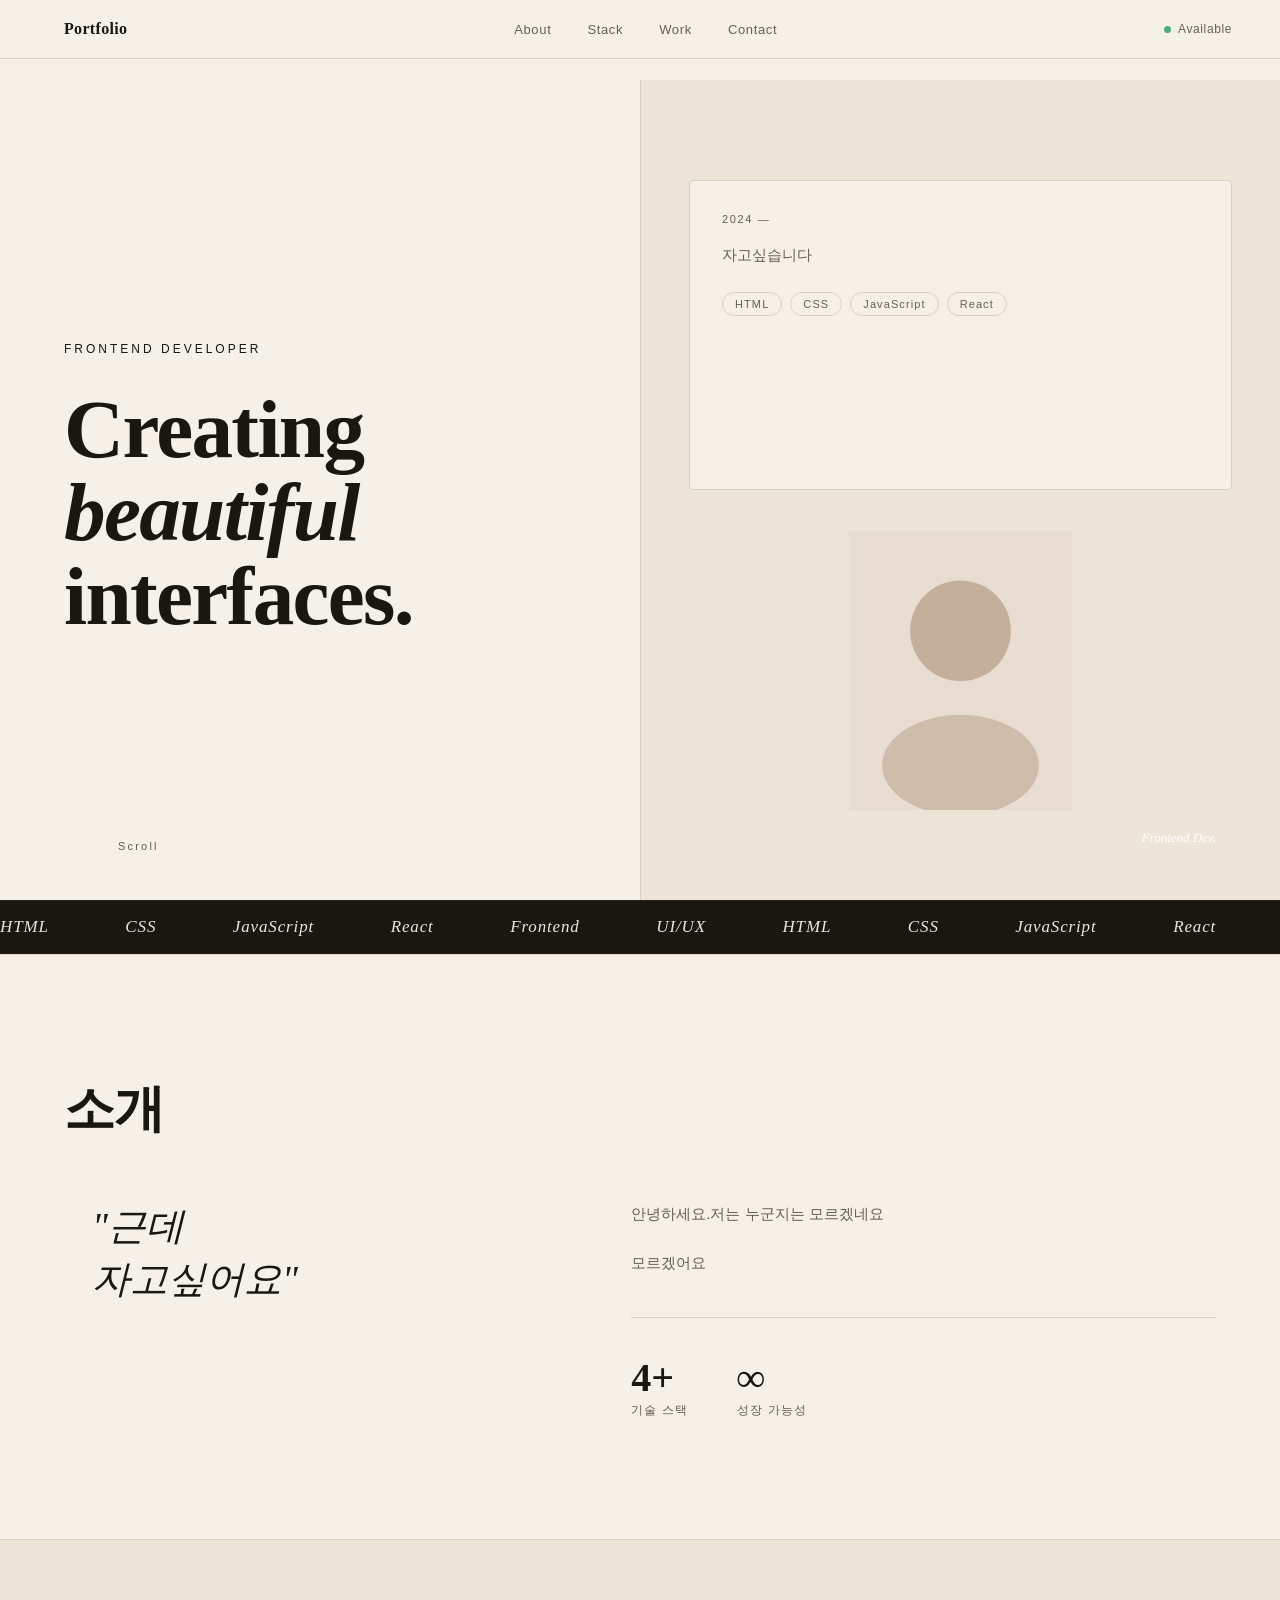
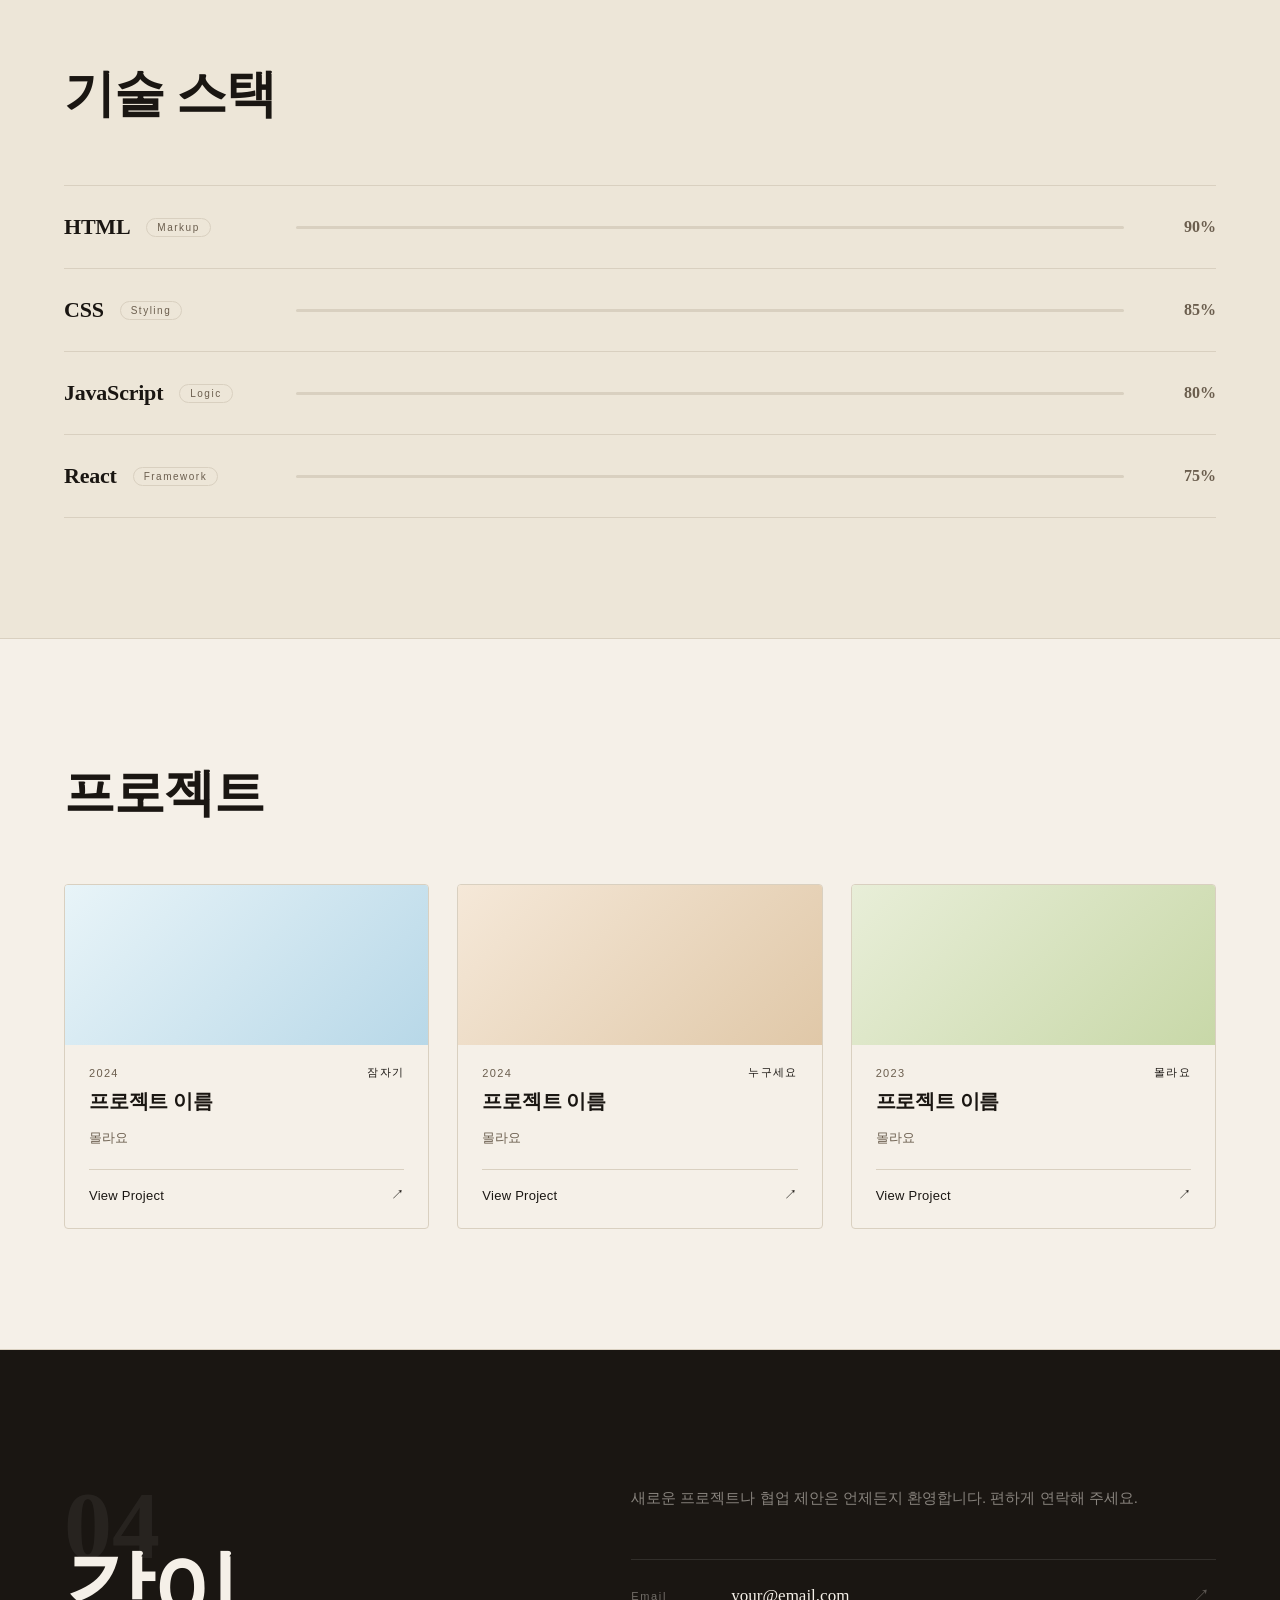
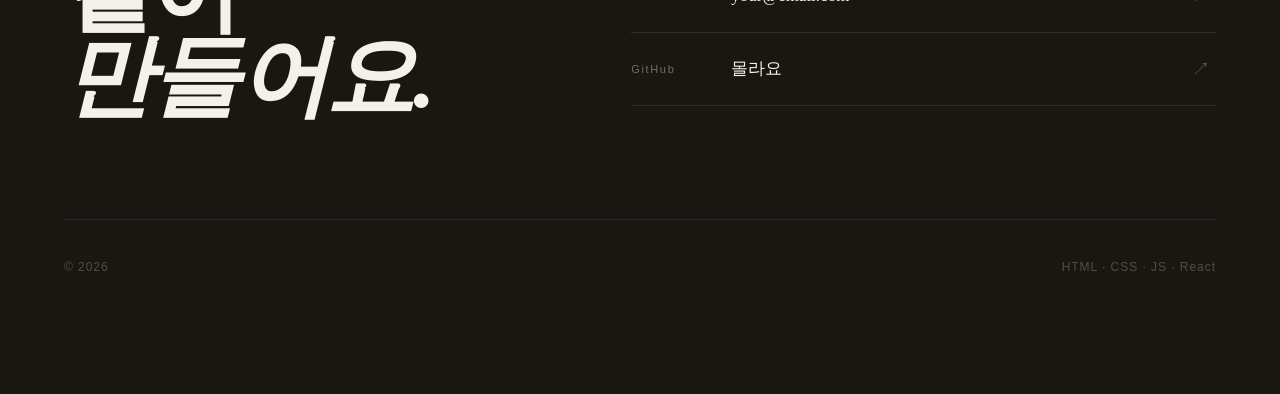
<file: index.html>
<!DOCTYPE html>
<html lang="ko">
<head>
  <meta charset="UTF-8" />
  <meta name="viewport" content="width=device-width, initial-scale=1.0"/>
  <title>Portfolio</title>
  <link rel="stylesheet" href="./fotfolio.css">
</head>
<body>

  <nav class="nav"> 
    <div class="nav-brand">
      <span class="brand-dot"></span>
      <span>Portfolio</span>
    </div>
    <ul class="nav-links">
      <li><a href="#about">About</a></li>
      <li><a href="#stack">Stack</a></li>
      <li><a href="#projects">Work</a></li>
      <li><a href="#contact">Contact</a></li>
    </ul>  
    <div class="nav-status">
      <span class="status-dot"></span>
      <span>Available</span>
    </div>
  </nav>

  <section class="hero">
    <div class="hero-left">
      <div class="hero-eyebrow">Frontend Developer</div>
      <h1 class="hero-title">
        <span>Creating</span>
        <em>beautiful</em>
        <span>interfaces.</span>
      </h1>
      <div class="hero-scroll">
        <div class="scroll-line"></div>
        <span>Scroll</span>
      </div>
    </div>

    <div class="hero-right">
      <div class="hero-card">
        <div class="card-year">2024 —</div>
        <p class="card-desc">자고싶습니다</p>
        <div class="card-tags">
          <span>HTML</span>
          <span>CSS</span>
          <span>JavaScript</span>
          <span>React</span>
        </div>
      </div>
      <div class="hero-img-block">
        <div class="img-placeholder">
          <svg viewBox="0 0 160 200" fill="none" xmlns="http://www.w3.org/2000/svg">
            <rect width="160" height="200" fill="#e8ddd0"/>
            <circle cx="80" cy="72" r="36" fill="#c4b09a"/>
            <ellipse cx="80" cy="168" rx="56" ry="36" fill="#c4b09a" opacity="0.7"/>
          </svg>
        </div>
        <div class="img-label">Frontend Dev.</div>
      </div>
    </div>
  </section>

  <div class="marquee-wrap">
    <div class="marquee-track">
      <span>HTML</span><span class="sep">✦</span>
      <span>CSS</span><span class="sep">✦</span>
      <span>JavaScript</span><span class="sep">✦</span>
      <span>React</span><span class="sep">✦</span>
      <span>Frontend</span><span class="sep">✦</span>
      <span>UI/UX</span><span class="sep">✦</span>
      <span>HTML</span><span class="sep">✦</span>
      <span>CSS</span><span class="sep">✦</span>
      <span>JavaScript</span><span class="sep">✦</span>
      <span>React</span><span class="sep">✦</span>
      <span>Frontend</span><span class="sep">✦</span>
      <span>UI/UX</span><span class="sep">✦</span>
    </div>
  </div>
   
  <section class="about" id="about">
    <div class="about-content">
      <h2 class="about-title">소개</h2>
      <div class="about-body">
        <div class="about-quote"> 
          "근데<br/>자고싶어요"
        </div>
        <div class="about-text">
          <p>안녕하세요.저는 누군지는 모르겠네요</p>
          <p>모르겠어요</p>
          <div class="about-stats">
            <div class="stat"><strong>4+</strong><span>기술 스택</span></div>
            <div class="stat"><strong>∞</strong><span>성장 가능성</span></div>
          </div>
        </div>
      </div>
    </div>
  </section>

  <section class="stack" id="stack">
    <div class="stack-content">
      <h2 class="stack-title">기술 스택</h2>
      <div class="stack-list">
        <div class="stack-row reveal">
          <div class="sk-left">
            <span class="sk-name">HTML</span>
            <span class="sk-tag">Markup</span>
          </div>
          <div class="sk-bar"><div class="sk-fill" style="--w:90%"></div></div>
          <span class="sk-pct">90%</span>
        </div>
        <div class="stack-row reveal">
          <div class="sk-left">
            <span class="sk-name">CSS</span>
            <span class="sk-tag">Styling</span>
          </div>
          <div class="sk-bar"><div class="sk-fill" style="--w:90%"></div></div>
          <span class="sk-pct">85%</span>
        </div>
        <div class="stack-row reveal">
          <div class="sk-left">
            <span class="sk-name">JavaScript</span>
            <span class="sk-tag">Logic</span>
          </div>
          <div class="sk-bar"><div class="sk-fill" style="--w:75%"></div></div>
          <span class="sk-pct">80%</span>
        </div>
        <div class="stack-row reveal">
          <div class="sk-left">
            <span class="sk-name">React</span>
            <span class="sk-tag">Framework</span>
          </div>
          <div class="sk-bar"><div class="sk-fill" style="--w:75%"></div></div>
          <span class="sk-pct">75%</span>
        </div>
      </div>
    </div>
  </section>

  <section class="projects" id="projects">
    <div class="proj-content">
      <h2 class="proj-title">프로젝트</h2>
      <div class="proj-grid">
        <article class="proj-card reveal">
          <div class="proj-thumb t1">
          </div>
          <div class="proj-meta">
            <span class="proj-year">2024</span>
            <span class="proj-cat">잠자기</span>
          </div>
          <h3 class="proj-name">프로젝트 이름</h3>
          <p class="proj-desc">몰라요</p>
          <a href="#" class="proj-link">View Project <span>↗</span></a>
        </article>

        <article class="proj-card reveal" style="--rd:0.15s">
          <div class="proj-thumb t2">
          </div>
          <div class="proj-meta">
            <span class="proj-year">2024</span>
            <span class="proj-cat">누구세요</span>
          </div>
          <h3 class="proj-name">프로젝트 이름</h3>
          <p class="proj-desc">몰라요</p>
          <a href="#" class="proj-link">View Project <span>↗</span></a>
        </article>

        <article class="proj-card reveal" style="--rd:0.3s">
          <div class="proj-thumb t3">
          </div>
          <div class="proj-meta">
            <span class="proj-year">2023</span>
            <span class="proj-cat">몰라요</span>
          </div>
          <h3 class="proj-name">프로젝트 이름</h3>
          <p class="proj-desc">몰라요</p>
          <a href="#" class="proj-link">View Project <span>↗</span></a>
        </article>
      </div>
    </div>
  </section>

  <section class="contact" id="contact">
    <div class="contact-inner">
      <div class="contact-left">
        <span class="contact-num">04</span>
        <h2 class="contact-heading">같이<br/><em>만들어요.</em></h2>
      </div>
      <div class="contact-right">
        <p class="contact-sub">새로운 프로젝트나 협업 제안은 언제든지 환영합니다. 편하게 연락해 주세요.</p>
        <div class="contact-links">
          <a href="mailto:your@email.com" class="clink">
            <span class="clink-label">Email</span>
            <span class="clink-val">your@email.com</span>
            <span class="clink-arrow">↗</span>
          </a>
          <a href="https://github.com" class="clink" target="_blank">
            <span class="clink-label">GitHub</span>
            <span class="clink-val">몰라요</span>
            <span class="clink-arrow">↗</span>
          </a>
        </div>
      </div>
    </div>
    <footer class="footer">
      <span>© 2026</span>
      <span>HTML · CSS · JS · React</span>
    </footer>
  </section>

  <script>
    const reveals = document.querySelectorAll('.reveal');
    const io = new IntersectionObserver(entries => {
      entries.forEach(e => {
        if (e.isIntersecting) {
          e.target.classList.add('visible');
          io.unobserve(e.target);
        }
      });
    }, { threshold: 0.12 });
    reveals.forEach(el => io.observe(el));
  </script>
</body>
</html>
</file>
<file: fotfolio.css>
/* ── Variables ── */
:root {
  --cream: #f5f0e8;
  --cream2: #ede6d8;
  --ink: #1a1612;
  --ink-light: #6b5e4e;
  --border: #d9d0c0;
  --font-serif: 'Playfair Display', Georgia, serif;
  --font-sans: 'IBM Plex Sans KR', sans-serif;
}

/* ── Reset ── */
*, *::before, *::after { box-sizing: border-box; margin: 0; padding: 0; }
html { scroll-behavior: smooth; }
body {
  background: var(--cream);
  color: var(--ink);
  font-family: var(--font-sans);
  overflow-x: hidden;
}
a { text-decoration: none; color: inherit; }

/* ── Nav ── */
.nav {
  position: fixed; top: 0; left: 0; right: 0;
  display: flex; align-items: center; justify-content: space-between;
  padding: 20px 48px;
  background: rgba(245, 240, 232, 0.88);
  backdrop-filter: blur(12px);
  border-bottom: 1px solid var(--border);
  z-index: 100;
}
.nav-brand {
  display: flex; align-items: center; gap: 8px;
  font-family: var(--font-serif);
  font-size: 16px;
  font-weight: 700;
  letter-spacing: 0.02em;
}
.brand-dot {
  width: 8px; height: 8px;
  background: var(--rust);
  border-radius: 50%;
}
.nav-links {
  display: flex; gap: 36px; list-style: none;
}
.nav-links a {
  font-size: 13px;
  font-weight: 400;
  color: var(--ink-light);
  letter-spacing: 0.05em;
  transition: color 0.2s;
  position: relative;
}
.nav-links a::after {
  content: '';
  position: absolute; bottom: -3px; left: 0;
  width: 0; height: 1px;
  background: var(--rust);
  transition: width 0.3s;
}
.nav-links a:hover { color: var(--ink); }
.nav-links a:hover::after { width: 100%; }
.nav-status {
  display: flex; align-items: center; gap: 7px;
  font-size: 12px;
  color: var(--ink-light);
  letter-spacing: 0.05em;
}
.status-dot {
  width: 7px; height: 7px;
  background: #4caf79;
  border-radius: 50%;
  animation: blink 2s ease-in-out infinite;
}
@keyframes blink {
  0%, 100% { opacity: 1; }
  50% { opacity: 0.3; }
}

/* ── Hero ── */
.hero {
  min-height: 100vh;
  display: grid;
  grid-template-columns: 1fr 1fr;
  padding-top: 80px;
}
.hero-left {
  display: flex; flex-direction: column; justify-content: center;
  padding: 80px 48px 80px 64px;
  position: relative;
}
.hero-eyebrow {
  font-size: 12px;
  font-weight: 400;
  letter-spacing: 0.25em;
  color: var(--rust);
  text-transform: uppercase;
  margin-bottom: 32px;
  opacity: 0;
  animation: fadeUp 0.9s ease forwards 0.1s;
}
.hero-title {
  display: flex; flex-direction: column;
  font-family: var(--font-serif);
  font-size: clamp(52px, 6.5vw, 88px);
  font-weight: 900;
  line-height: 1.0;
  letter-spacing: -0.02em;
}
.hero-title span {
  display: block;
  opacity: 0;
  animation: fadeUp 0.9s ease forwards;
}
.hero-title span:nth-child(1) { animation-delay: 0.2s; }
.hero-title span:nth-child(3) { animation-delay: 0.45s; }
.hero-title em {
  display: block;
  font-style: italic;
  color: var(--rust);
  opacity: 0;
  animation: fadeUp 0.9s ease forwards 0.35s;
}
.hero-scroll {
  position: absolute; bottom: 48px; left: 64px;
  display: flex; align-items: center; gap: 14px;
  font-size: 11px;
  letter-spacing: 0.2em;
  color: var(--ink-light);
  opacity: 0;
  animation: fadeUp 0.9s ease forwards 0.8s;
}
.scroll-line {
  width: 40px; height: 1px;
  background: var(--sand);
  position: relative; overflow: hidden;
}
.scroll-line::after {
  content: '';
  position: absolute; top: 0; left: -100%;
  width: 100%; height: 100%;
  background: var(--rust);
  animation: slide 2s ease-in-out infinite 1s;
}
@keyframes slide {
  0% { left: -100%; }
  50% { left: 0; }
  100% { left: 100%; }
}

/* Hero Right */
.hero-right {
  background: var(--cream2);
  border-left: 1px solid var(--border);
  display: grid;
  grid-template-rows: 1fr 1fr;
  padding: 100px 48px 60px;
  gap: 40px;
  opacity: 0;
  animation: fadeIn 1s ease forwards 0.4s;
}
.hero-card {
  border: 1px solid var(--border);
  border-radius: 4px;
  padding: 32px;
  background: var(--cream);
}
.card-year {
  font-size: 11px;
  letter-spacing: 0.15em;
  color: var(--ink-light);
  margin-bottom: 16px;
}
.card-desc {
  font-size: 15px;
  line-height: 1.8;
  color: var(--ink-light);
  margin-bottom: 24px;
}
.card-tags {
  display: flex; flex-wrap: wrap; gap: 8px;
}
.card-tags span {
  font-size: 11px;
  letter-spacing: 0.1em;
  padding: 5px 12px;
  border: 1px solid var(--border);
  border-radius: 999px;
  color: var(--ink-light);
}
.hero-img-block {
  position: relative;
}
.img-placeholder {
  width: 100%; height: 100%;
  max-height: 280px;
  overflow: hidden;
  border-radius: 4px;
}
.img-placeholder svg { width: 100%; height: 100%; object-fit: cover; }
.img-label {
  position: absolute; bottom: -12px; right: 0;
  background: var(--rust);
  color: #fff;
  font-family: var(--font-serif);
  font-style: italic;
  font-size: 13px;
  padding: 6px 16px;
  border-radius: 2px;
}

/* ── Marquee ── */
.marquee-wrap {
  overflow: hidden;
  background: var(--ink);
  padding: 16px 0;
  border-top: 1px solid rgba(255,255,255,0.06);
  border-bottom: 1px solid rgba(255,255,255,0.06);
}
.marquee-track {
  display: flex; align-items: center; gap: 32px;
  white-space: nowrap;
  animation: marquee 22s linear infinite;
  width: max-content;
}
.marquee-track span {
  font-family: var(--font-serif);
  font-style: italic;
  font-size: 17px;
  color: var(--cream2);
  letter-spacing: 0.05em;
}
.marquee-track .sep {
  color: var(--rust);
  font-style: normal;
  font-size: 12px;
}
@keyframes marquee {
  from { transform: translateX(0); }
  to { transform: translateX(-50%); }
}

/* ── Section Layout ── */
.about, .stack, .projects, .contact {
  padding: 120px 64px;
  position: relative;
}
.about { background: var(--cream); border-top: 1px solid var(--border); }
.stack { background: var(--cream2); border-top: 1px solid var(--border); }
.projects { background: var(--cream); border-top: 1px solid var(--border); }
.contact { background: var(--ink); border-top: 1px solid var(--border); }

/* Section numbers */
.about-num, .stack-num, .proj-num {
  font-family: var(--font-serif);
  font-size: 96px;
  font-weight: 900;
  color: var(--border);
  line-height: 1;
  margin-bottom: -48px;
  user-select: none;
}

/* ── About ── */
.about-title, .stack-title, .proj-title {
  font-family: var(--font-serif);
  font-size: clamp(36px, 4vw, 56px);
  font-weight: 700;
  letter-spacing: -0.02em;
  margin-bottom: 56px;
}
.about-body {
  display: grid;
  grid-template-columns: 1fr 1.2fr;
  gap: 80px;
  align-items: start;
}
.about-quote {
  font-family: var(--font-serif);
  font-size: clamp(24px, 3vw, 38px);
  font-style: italic;
  line-height: 1.4;
  padding-left: 28px;
}
.about-text p {
  font-size: 15px;
  line-height: 1.9;
  color: var(--ink-light);
  margin-bottom: 20px;
}
.about-stats {
  display: flex; gap: 48px;
  margin-top: 40px;
  padding-top: 40px;
  border-top: 1px solid var(--border);
}
.stat { display: flex; flex-direction: column; gap: 4px; }
.stat strong {
  font-family: var(--font-serif);
  font-size: 40px;
  font-weight: 900;
  color: var(--ink);
  line-height: 1;
}
.stat span {
  font-size: 12px;
  letter-spacing: 0.1em;
  color: var(--ink-light);
}

/* ── Stack ── */
.stack-list { display: flex; flex-direction: column; gap: 0; }
.stack-row {
  display: grid;
  grid-template-columns: 200px 1fr 60px;
  gap: 32px;
  align-items: center;
  padding: 28px 0;
  border-bottom: 1px solid var(--border);
  opacity: 0; transform: translateX(-24px);
  transition: opacity 0.6s ease, transform 0.6s ease;
}
.stack-row:first-child { border-top: 1px solid var(--border); }
.stack-row.visible { opacity: 1; transform: translateX(0); }
.sk-left { display: flex; align-items: center; gap: 16px; }
.sk-name {
  font-family: var(--font-serif);
  font-size: 22px;
  font-weight: 700;
  letter-spacing: -0.01em;
}
.sk-tag {
  font-size: 10px;
  letter-spacing: 0.15em;
  color: var(--ink-light);
  padding: 3px 10px;
  border: 1px solid var(--border);
  border-radius: 999px;
}
.sk-bar {
  height: 3px;
  background: var(--border);
  border-radius: 2px;
  overflow: hidden;
}
.sk-fill {
  height: 100%;
  width: 0;
  background: linear-gradient(to right, var(--rust), var(--sand));
  border-radius: 2px;
  transition: width 1.2s cubic-bezier(0.16, 1, 0.3, 1) 0.2s;
}
.stack-row.visible .sk-fill { width: var(--w); }
.sk-pct {
  font-family: var(--font-serif);
  font-size: 16px;
  font-weight: 700;
  color: var(--ink-light);
  text-align: right;
}

/* ── Projects ── */
.proj-grid {
  display: grid;
  grid-template-columns: repeat(3, 1fr);
  gap: 28px;
}
.proj-card {
  border: 1px solid var(--border);
  border-radius: 4px;
  overflow: hidden;
  background: var(--cream);
  transition: transform 0.3s, box-shadow 0.3s;
  opacity: 0; transform: translateY(32px);
  transition: opacity 0.7s ease var(--rd, 0s), transform 0.7s ease var(--rd, 0s), box-shadow 0.3s;
}
.proj-card.visible { opacity: 1; transform: translateY(0); }
.proj-card:hover {
  transform: translateY(-6px);
  box-shadow: 0 20px 48px rgba(26,22,18,0.12);
}
.proj-thumb {
  height: 160px;
  display: flex; align-items: center; justify-content: center;
}
.t1 { background: linear-gradient(135deg, #e8f4f8, #b8d8e8); }
.t2 { background: linear-gradient(135deg, #f5e8d8, #e0c8a8); }
.t3 { background: linear-gradient(135deg, #e8eed8, #c8d8a8); }
.thumb-inner {
  width: 64px; height: 64px;
  background: rgba(255,255,255,0.6);
  border-radius: 16px;
  display: flex; align-items: center; justify-content: center;
  backdrop-filter: blur(8px);
}
.thumb-icon {
  font-size: 26px;
  font-family: var(--font-sans);
}
.proj-meta {
  display: flex; justify-content: space-between; align-items: center;
  padding: 20px 24px 8px;
}
.proj-year, .proj-cat {
  font-size: 11px;
  letter-spacing: 0.12em;
  color: var(--ink-light);
}
.proj-cat {
  color: var(--rust);
  font-weight: 500;
}
.proj-name {
  font-family: var(--font-serif);
  font-size: 20px;
  font-weight: 700;
  padding: 0 24px 12px;
  letter-spacing: -0.01em;
}
.proj-desc {
  font-size: 13px;
  line-height: 1.7;
  color: var(--ink-light);
  padding: 0 24px 20px;
}
.proj-link {
  display: flex; align-items: center; justify-content: space-between;
  margin: 0 24px 24px;
  font-size: 13px;
  font-weight: 500;
  color: var(--rust);
  border-top: 1px solid var(--border);
  padding-top: 16px;
  transition: gap 0.2s;
  letter-spacing: 0.02em;
}
.proj-link span { transition: transform 0.2s; }
.proj-link:hover span { transform: translate(2px, -2px); }

/* ── Contact ── */
.contact-inner {
  display: grid;
  grid-template-columns: 1fr 1.2fr;
  gap: 80px;
  align-items: center;
  margin-bottom: 100px;
}
.contact-num {
  font-family: var(--font-serif);
  font-size: 96px;
  font-weight: 900;
  color: rgba(255,255,255,0.06);
  display: block;
  margin-bottom: -32px;
}
.contact-heading {
  font-family: var(--font-serif);
  font-size: clamp(52px, 7vw, 90px);
  font-weight: 900;
  line-height: 0.95;
  letter-spacing: -0.03em;
  color: var(--cream);
}
.contact-heading em {
  font-style: italic;
  color: var(--rust);
}
.contact-sub {
  font-size: 15px;
  line-height: 1.8;
  color: rgba(245,240,232,0.5);
  margin-bottom: 48px;
}
.contact-links { display: flex; flex-direction: column; }
.clink {
  display: grid;
  grid-template-columns: 80px 1fr 24px;
  align-items: center;
  gap: 20px;
  padding: 24px 0;
  border-bottom: 1px solid rgba(255,255,255,0.1);
  transition: padding-left 0.3s;
}
.clink:first-child { border-top: 1px solid rgba(255,255,255,0.1); }
.clink:hover { padding-left: 12px; }
.clink-label {
  font-size: 11px;
  letter-spacing: 0.15em;
  color: rgba(245,240,232,0.4);
}
.clink-val {
  font-family: var(--font-serif);
  font-size: 17px;
  color: var(--cream);
  transition: color 0.2s;
}
.clink:hover .clink-val { color: var(--rust); }
.clink-arrow {
  color: rgba(245,240,232,0.3);
  font-size: 18px;
  transition: transform 0.2s, color 0.2s;
}
.clink:hover .clink-arrow {
  transform: translate(3px, -3px);
  color: var(--rust);
}
.footer {
  display: flex; justify-content: space-between;
  font-size: 12px;
  letter-spacing: 0.08em;
  color: rgba(245,240,232,0.25);
  padding-top: 40px;
  border-top: 1px solid rgba(255,255,255,0.07);
}

@keyframes fadeUp {
  from { opacity: 0; transform: translateY(28px); }
  to { opacity: 1; transform: translateY(0); }
}
@keyframes fadeIn {
  from { opacity: 0; }
  to { opacity: 1; }
}

@media (max-width: 960px) {
  .nav { padding: 18px 28px; }
  .nav-status { display: none; }
  .hero { grid-template-columns: 1fr; }
  .hero-right { border-left: none; border-top: 1px solid var(--border); grid-template-rows: auto auto; }
  .about, .stack, .projects, .contact { padding: 80px 28px; }
  .hero-left { padding: 80px 28px; }
  .about-body { grid-template-columns: 1fr; gap: 48px; }
  .proj-grid { grid-template-columns: 1fr 1fr; }
  .contact-inner { grid-template-columns: 1fr; gap: 48px; }
  .stack-row { grid-template-columns: 160px 1fr 48px; }
}
@media (max-width: 640px) {
  .nav-links { display: none; }
  .proj-grid { grid-template-columns: 1fr; }
  .hero-title { font-size: 44px; }
  .stack-row { grid-template-columns: 120px 1fr 40px; gap: 16px; }
  .sk-tag { display: none; }
}
</file>
